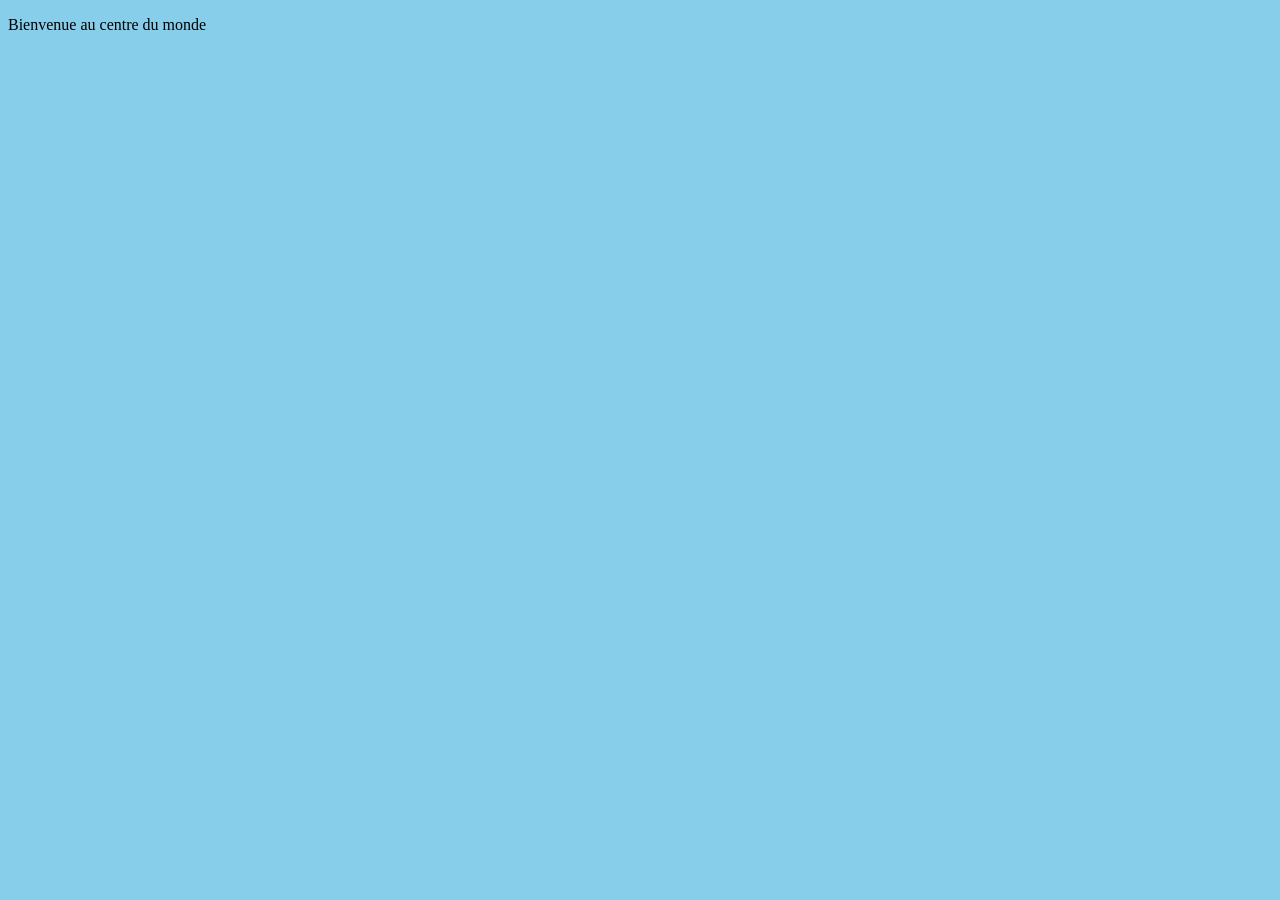
<file: Exemple/index.html>
<!DOCTYPE html>
<html lang="en">
<head>
    <meta charset="UTF-8">
    <meta name="viewport" content="width=device-width, initial-scale=1.0">
    <title>Document</title>
    <link rel="stylesheet" href="style.css">
</head>
<body>
    <p>Bienvenue au centre du monde</p>
</body>
</html>
</file>
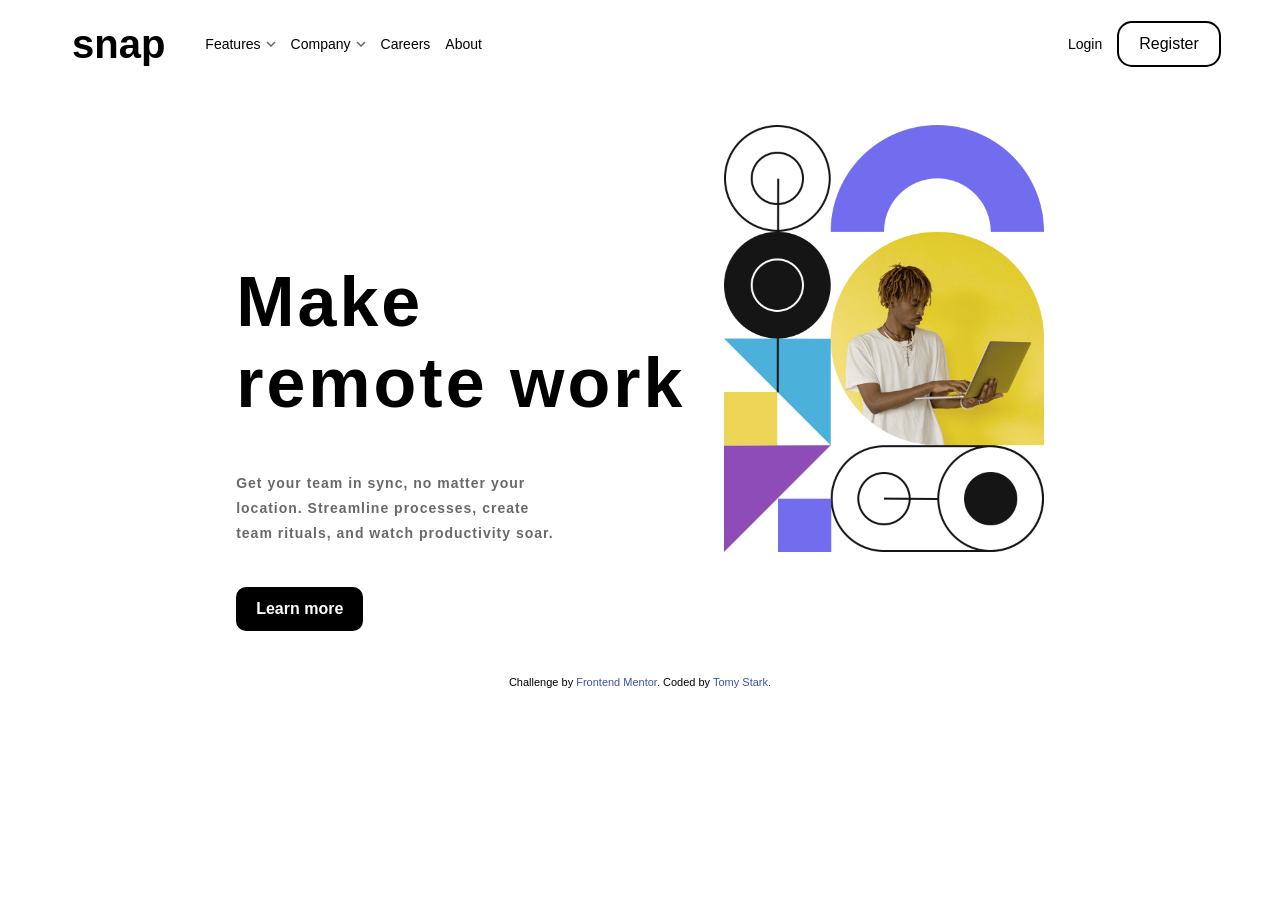
<file: intro-section/index.html>
<!DOCTYPE html>
<html lang="en">

<head>
  <meta charset="UTF-8">
  <meta name="viewport" content="width=device-width, initial-scale=1.0">
  <!-- displays site properly based on user's device -->

  <link rel="icon" type="image/png" sizes="32x32" href="./images/favicon-32x32.png">

  <title>Frontend Mentor | Intro section with dropdown navigation</title>

  <!-- Feel free to remove these styles or customise in your own stylesheet 👍 -->
  <style>
    nav {
      display: flex;
      justify-content: space-between;
      align-items: center;
      font-size: 14px;
      height: 8vh;
      padding-left: 5vw;
      padding-right: 4vw;
    }

    .div1 h2 {
      font-size: 40px;
      font-weight: bolder;
      margin: 0;
      padding: 0;
    }

    .div1 li {
      display: flex;
      align-items: center;
      text-align: center;
    }

    .div1,
    .div2 {
      display: flex;
      justify-content: center;
      align-items: center;
      padding: 0;
      margin: 0;
    }

    ul {
      display: flex;
      justify-content: center;
      align-items: center;
      list-style-type: none;
      gap: 15px;
      margin: 0;
    }

    ul li img {
      margin-left: 5px;
    }

    .container {
      display: flex;
      gap: 3vw;
      margin: 5vh auto;
      justify-content: center;
    }

    .pattern img {
      width: 25vw;
    }

    body {
      font-family: sans-serif;

    }


    .texte p {
      width: 20vw;
      font-size: 14px;
      font-weight: 700;
      color: hsl(0, 0%, 41%);
      width: 25vw;
      letter-spacing: 1px;
      line-height: 2.8vh;

    }

    .texte h1 {
      font-size: 70px;
      font-weight: 700;
      line-height: 9vh;
      letter-spacing: 3px;
    }

    .texte {
      padding-top: 10vh;
    }

    li a button {
      background-color: #fff;
      color: black;
      padding: 12px 20px;
      border: 2px solid black;
      border-radius: 15px;
      font-size: 16px;
      font-weight: lighter;
    }

    .texte button{
      color: white;
      background-color: black;
      border-radius: 10px;
      border: none;
      padding: 13px 20px;
      font-weight: bold;
      font-size: 16px;
      margin-top: 3vh;
    }

    a{
      text-decoration: none;
      color: black;
    }

    .attribution {
      font-size: 11px;
      text-align: center;
    }

    .attribution a {
      color: hsl(228, 45%, 44%);
    }
  </style>
  <script defer>
    
  </script>
</head>

<body>

  <nav>

    <div class="div1">
      <h2>snap</h2>
      <ul>
        <li>Features <img src="./images/icon-arrow-down.svg" alt=""><img src="./images/icon-arrow-up.svg" alt=""
            style="display: none;"></li>
        <li>Company <img src="./images/icon-arrow-down.svg" alt=""><img src="./images/icon-arrow-up.svg" alt=""
            style="display: none;"></li>
        <li><a href="#">Careers</a></li>
        <li><a href="#">About</a></li>
      </ul>
    </div>

    <div class="div2">
      <ul>
        <li><a href="#">Login</a></li>
        <li><a href="#"><button>Register</button></a></li>
      </ul>
    </div>
  </nav>

  <div class="container">

    <div class="texte">
      <h1>Make <br>remote work</h1>
      <p> Get your team in sync, no matter your location. Streamline processes,
        create team rituals, and watch productivity soar.</p>

      <button>Learn more</button>
    </div>
    <div class="pattern">
      <img src="./images/image-hero-desktop.png" alt="">
    </div>

  </div>




  <div class="attribution">
    Challenge by <a href="https://www.frontendmentor.io?ref=challenge" target="_blank">Frontend Mentor</a>.
    Coded by <a href="#">Tomy Stark</a>.
  </div>
</body>

</html>
</file>
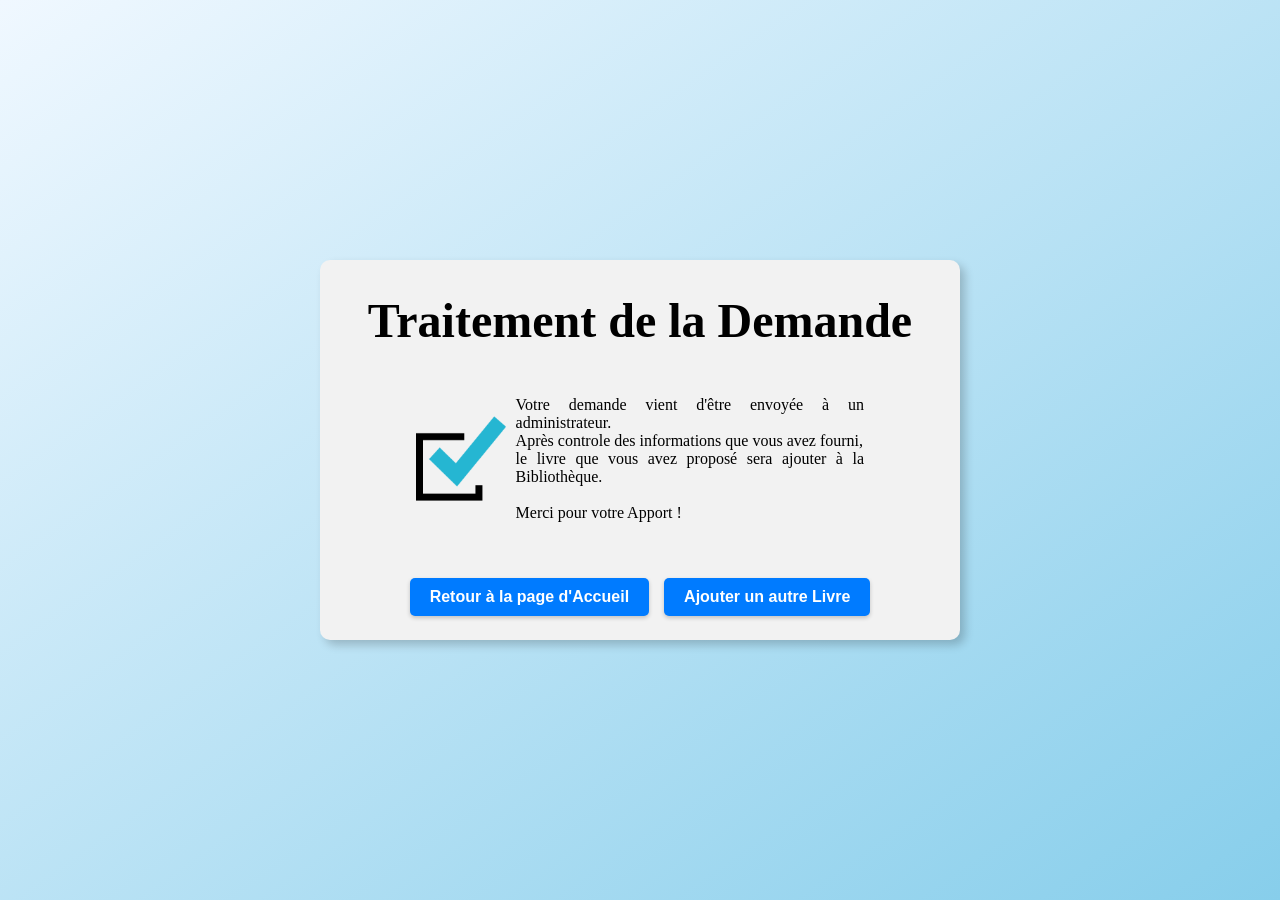
<file: addBook/message.html>
<!DOCTYPE html>
<html lang="en">

<head>
    <meta charset="UTF-8">
    <meta name="viewport" content="width=device-width, initial-scale=1.0">
    <title>Demande en Cours de Traitement !</title>
    <style>
        body {
            margin: 0;
            padding: 0;
            display: flex;
            background-image: linear-gradient(to left top, skyblue, aliceblue);
            background-attachment: fixed;
            justify-content: center;
            align-items: center;
            height: 100vh;
        }

        .container {
            width: 50vw;
            background-color: #f2f2f2;
            padding-bottom: 1.5em;
            border-radius: 10px;
            display: flex;
            flex-direction: column;
            align-items: center;
            text-align: center;
            box-shadow: 5px 5px 10px rgba(0, 0, 0, 0.2);
        }

        h1 {
            font-size: 3em;
        }

        p {
            display: flex;
            font-size: 1em;
            width: 70%;
            align-items: center;
            justify-content: space-around;
            text-align: justify;
            gap: 10px;
        }

        img {
            width: 20%;
        }

        button {
            padding: 10px 20px;
            border: none;
            border-radius: 5px;
            background: #007bff;
            color: white;
            cursor: pointer;
            outline: none;
            transition: background-image 0.7s ease-in-out;
            box-shadow: 0 2px 4px rgba(0, 0, 0, 0.2);
            margin-top: 20px;
            font-weight: bold;
            font-size: 1rem;
        }

        .options{
            display: flex;
            gap: 15px;
            justify-content: space-around;
            margin-top: 20px;
        }

            @media (max-width: 600px) {
                h1 {
                    font-size: 2em;
                }

                p {
                    font-size: 1em;
                }

            }
    </style>
</head>

<body>
    <div class="container">
        <h1>Traitement de la Demande</h1>
        <p><img src="../image/mark.png" alt="">Votre demande vient d'être envoyée à un administrateur. <br>Après
            controle des informations que vous avez fourni,<br>le livre que vous avez proposé sera ajouter à la
            Bibliothèque.<br><br>Merci pour votre Apport !
        </p>
        <div class="options">
            <a href="../Accueil/index.php"><button>Retour à la page d'Accueil</button></a>
            <a href="../addBook/adbook.php"><button>Ajouter un autre Livre</button></a>
        </div>
    </div>
</body>

</html>
</file>
<file: Exemple/style.css>
body{
    background-color: skyblue;
}
</file>
